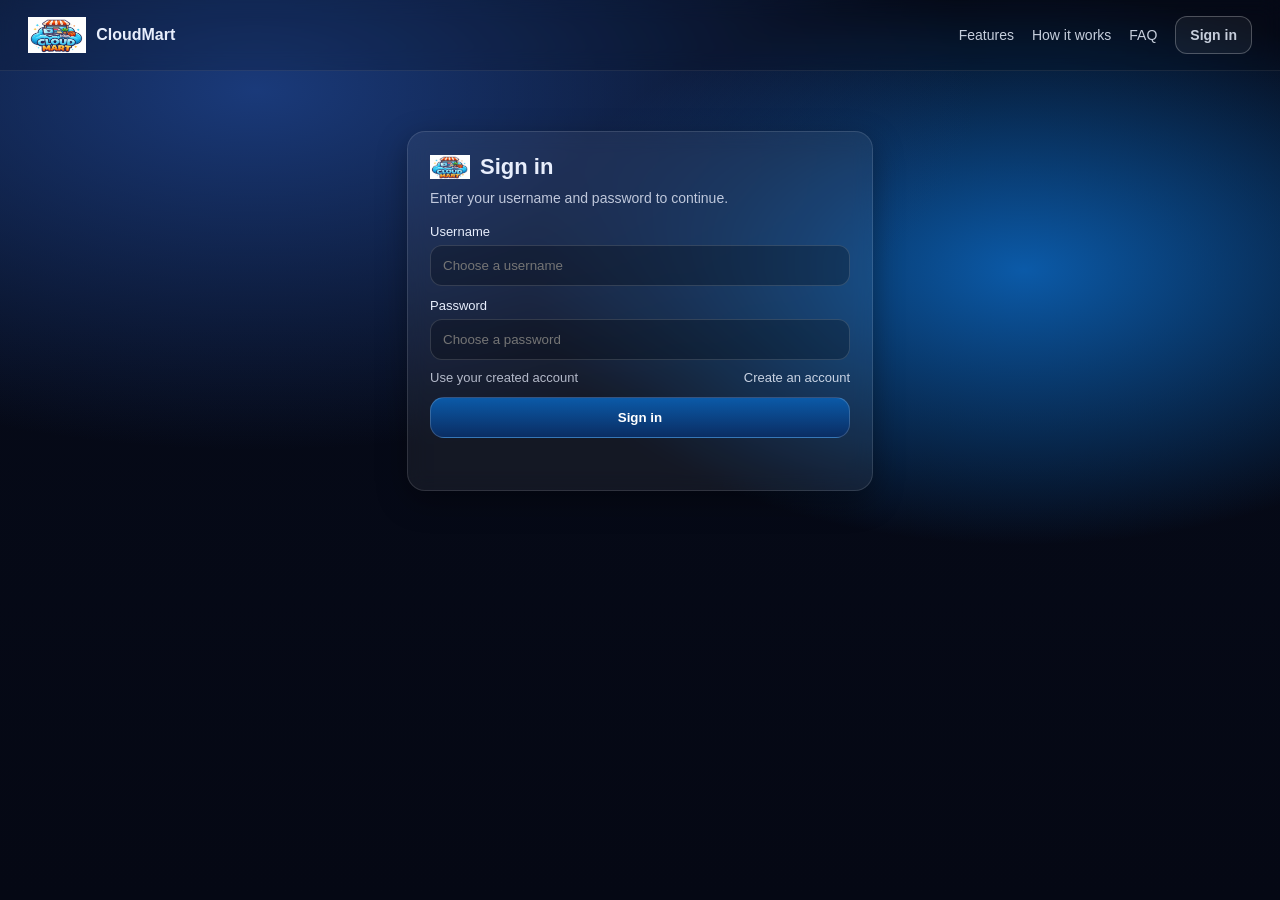
<file: Signin.html>
<!DOCTYPE html>
<html lang="en">
<head>
  <meta charset="UTF-8">
  <title>CloudMart | Sign in</title>
  <meta name="viewport" content="width=device-width, initial-scale=1.0">

  <style>
    /* ===== Page background ===== */
    body {
      margin: 0;
      font-family: Arial, sans-serif;
      color: #e8eefc;
      background:
        radial-gradient(1200px 600px at 20% 10%, #1a3a7a 0%, rgba(26, 58, 122, 0) 60%),
        radial-gradient(900px 500px at 80% 30%, #0b5aa8 0%, rgba(11, 90, 168, 0) 55%),
        linear-gradient(180deg, #060b1a 0%, #050814 100%);
      min-height: 100vh;
    }

    /* ===== Navbar ===== */
    .nav {
      display: flex;
      align-items: center;
      justify-content: space-between;
      padding: 16px 28px;
      border-bottom: 1px solid rgba(255, 255, 255, 0.08);
      background: rgba(0, 0, 0, 0.15);
      backdrop-filter: blur(10px);
    }

    .brand {
      display: flex;
      align-items: center;
      gap: 10px;
      text-decoration: none;
      color: inherit;
      font-weight: 700;
    }

    .nav-logo {
      max-height: 36px;
      width: auto;
      object-fit: contain;
      display: block;
    }

    .nav-links {
      display: flex;
      align-items: center;
      gap: 18px;
      font-size: 14px;
    }

    .nav-links a {
      color: rgba(232, 238, 252, 0.85);
      text-decoration: none;
    }

    .nav-links a:hover {
      color: #ffffff;
    }

    .nav-btn {
      padding: 10px 14px;
      border-radius: 12px;
      border: 1px solid rgba(255, 255, 255, 0.25);
      background: rgba(255, 255, 255, 0.05);
      color: #e8eefc;
      font-weight: 600;
    }

    .nav-btn:hover {
      background: rgba(255, 255, 255, 0.10);
    }

    /* ===== Page center ===== */
    .page {
      display: grid;
      place-items: center;
      padding: 60px 16px;
    }

    /* ===== Login card ===== */
    .card {
      width: 100%;
      max-width: 420px;
      padding: 22px;
      border-radius: 18px;
      background: rgba(255, 255, 255, 0.06);
      border: 1px solid rgba(255, 255, 255, 0.12);
      box-shadow: 0 10px 30px rgba(0, 0, 0, 0.35);
      backdrop-filter: blur(10px);
    }

    .card-header {
      display: flex;
      align-items: center;
      gap: 10px;
      margin-bottom: 8px;
    }

    .card-logo {
      width: 40px;
      height: auto;
    }

    h1 {
      font-size: 22px;
      margin: 0;
    }

    .sub {
      margin: 10px 0 18px;
      font-size: 14px;
      color: rgba(232, 238, 252, 0.8);
    }

    label {
      display: block;
      font-size: 13px;
      margin: 12px 0 6px;
    }

    input {
      width: 100%;
      padding: 12px;
      border-radius: 12px;
      border: 1px solid rgba(255, 255, 255, 0.14);
      background: rgba(0, 0, 0, 0.25);
      color: #e8eefc;
      outline: none;
      box-sizing: border-box;
    }

    input:focus {
      border-color: rgba(64, 150, 255, 0.65);
    }

    .row {
      display: flex;
      justify-content: space-between;
      font-size: 13px;
      margin-top: 10px;
      color: rgba(232, 238, 252, 0.75);
    }

    .row a {
      color: rgba(232, 238, 252, 0.85);
      text-decoration: none;
    }

    .row a:hover {
      color: #fff;
    }

    .btn {
      width: 100%;
      margin-top: 12px;
      padding: 12px;
      border-radius: 14px;
      border: 1px solid rgba(255, 255, 255, 0.18);
      background: linear-gradient(180deg, #0b5aa8 0%, #0a2d63 100%);
      color: #fff;
      font-weight: 700;
      cursor: pointer;
    }

    .btn:hover {
      filter: brightness(1.05);
    }

    .btn.secondary {
      background: rgba(255, 255, 255, 0.06);
      border: 1px solid rgba(255, 255, 255, 0.18);
    }

    .btn.secondary:hover {
      background: rgba(255, 255, 255, 0.10);
      filter: none;
    }

    .msg {
      margin-top: 12px;
      font-size: 13px;
      min-height: 18px;
    }
  </style>
</head>

<body>

  <!-- ===== Navbar ===== -->
  <header class="nav">
    <a href="index.html" class="brand">
      <img src="Resources/Images/Logo.png" class="nav-logo" alt="CloudMart Logo">
      <span>CloudMart</span>
    </a>

    <nav class="nav-links">
      <a href="index.html">Features</a>
      <a href="index.html">How it works</a>
      <a href="index.html">FAQ</a>
      <a class="nav-btn" href="Signin.html">Sign in</a>
    </nav>
  </header>

  <!-- ===== Login ===== -->
  <main class="page">
    <section class="card">
      <div class="card-header">
        <img src="Resources/Images/Logo.png" class="card-logo" alt="CloudMart Logo">
        <h1 id="modeTitle">Sign in</h1>
      </div>

      <p class="sub" id="modeSub">
        Enter your username and password to continue.
      </p>

      <!-- Email only needed for Create Account -->
      <div id="emailWrap" style="display:none;">
        <label>Email (must be @my.hamptonu.edu)</label>
        <input id="email" type="email" placeholder="nick@my.hamptonu.edu">
      </div>

      <label>Username</label>
      <input id="username" type="text" placeholder="Choose a username">

      <label>Password</label>
      <input id="password" type="password" placeholder="Choose a password">

      <div class="row">
        <span id="hintText">Use your created account</span>
        <a href="#" id="toggleMode">Create an account</a>
      </div>

      <button class="btn" id="primaryBtn">Sign in</button>

      <div class="msg" id="message"></div>
    </section>
  </main>

  <script>
    // ===== Simple front-end "database" via localStorage =====
    const USERS_KEY = "cloudmart_users";
    const LOGIN_KEY = "isLoggedIn";
    const CURRENT_USER_KEY = "currentUser";

    const emailWrap = document.getElementById("emailWrap");
    const modeTitle = document.getElementById("modeTitle");
    const modeSub = document.getElementById("modeSub");
    const hintText = document.getElementById("hintText");
    const toggleMode = document.getElementById("toggleMode");
    const primaryBtn = document.getElementById("primaryBtn");
    const clearBtn = document.getElementById("clearBtn");
    const message = document.getElementById("message");

    const emailInput = document.getElementById("email");
    const usernameInput = document.getElementById("username");
    const passwordInput = document.getElementById("password");

    let isCreateMode = false;

    function loadUsers() {
      return JSON.parse(localStorage.getItem(USERS_KEY) || "[]");
    }

    function saveUsers(users) {
      localStorage.setItem(USERS_KEY, JSON.stringify(users));
    }

    function setMsg(text) {
      message.innerText = text;
    }

    function validHamptonEmail(email) {
      // strict: must end exactly with @my.hamptonu.edu
      return typeof email === "string" && email.toLowerCase().endsWith("@my.hamptonu.edu");
    }

    function toggleUI() {
      isCreateMode = !isCreateMode;

      if (isCreateMode) {
        modeTitle.innerText = "Create account";
        modeSub.innerText = "Create your CloudMart account using a Hampton email.";
        emailWrap.style.display = "block";
        primaryBtn.innerText = "Create account";
        toggleMode.innerText = "Already have an account? Sign in";
        hintText.innerText = "Email must be @my.hamptonu.edu";
        setMsg("");
      } else {
        modeTitle.innerText = "Sign in";
        modeSub.innerText = "Enter your username and password to continue.";
        emailWrap.style.display = "none";
        primaryBtn.innerText = "Sign in";
        toggleMode.innerText = "Create an account";
        hintText.innerText = "Use your created account";
        setMsg("");
      }
    }

    toggleMode.addEventListener("click", function (e) {
      e.preventDefault();
      toggleUI();
    });



    primaryBtn.addEventListener("click", function () {
      const email = emailInput ? emailInput.value.trim() : "";
      const username = usernameInput.value.trim();
      const password = passwordInput.value;

      if (!username || !password) {
        setMsg("Please enter a username and password.");
        return;
      }

      const users = loadUsers();

      if (isCreateMode) {
        if (!email) {
          setMsg("Please enter your Hampton email.");
          return;
        }
        if (!validHamptonEmail(email)) {
          setMsg("Email must end with @my.hamptonu.edu.");
          return;
        }

        // Prevent duplicate username OR email
        const usernameTaken = users.some(u => u.username.toLowerCase() === username.toLowerCase());
        const emailTaken = users.some(u => (u.email || "").toLowerCase() === email.toLowerCase());

        if (usernameTaken) {
          setMsg("That username is already taken.");
          return;
        }
        if (emailTaken) {
          setMsg("That email already has an account.");
          return;
        }

        users.push({ email, username, password }); // demo only (plain text)
        saveUsers(users);

        setMsg("Account created! Switch to Sign in and log in.");
        // Optional: auto-switch back to sign in
        // toggleUI();
        return;
      }

      // Sign in mode
      const found = users.find(
        u => u.username.toLowerCase() === username.toLowerCase() && u.password === password
      );

      if (!found) {
        setMsg("Invalid username or password.");
        return;
      }

      localStorage.setItem(LOGIN_KEY, "true");
      localStorage.setItem(CURRENT_USER_KEY, found.username);

      // ✅ Connect to homepage
      window.location.href = "index.html"; // change if your homepage filename differs
    });
  </script>

</body>
</html>
</file>
